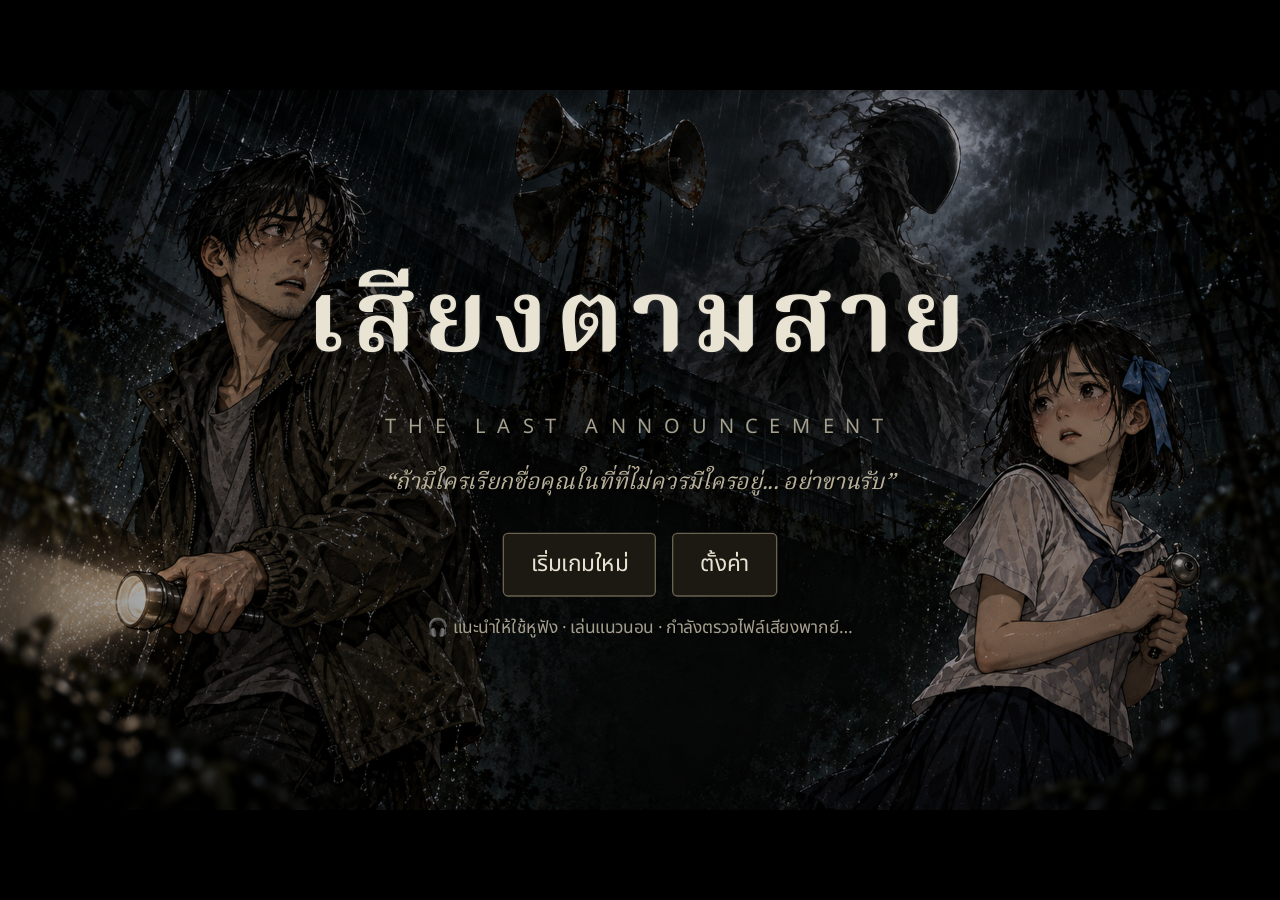
<file: index.html>
<!doctype html>
<html lang="th">
<head>
<meta charset="utf-8">
<meta name="viewport" content="width=device-width,initial-scale=1,maximum-scale=1,user-scalable=no,viewport-fit=cover">
<meta name="theme-color" content="#000000">
<meta name="mobile-web-app-capable" content="yes">
<meta name="apple-mobile-web-app-capable" content="yes">
<meta name="apple-mobile-web-app-status-bar-style" content="black-translucent">
<link rel="manifest" href="manifest.webmanifest">
<title>เสียงตามสาย — The Last Announcement</title>
<link rel="preconnect" href="https://fonts.googleapis.com">
<link rel="preconnect" href="https://fonts.gstatic.com" crossorigin>
<link href="https://fonts.googleapis.com/css2?family=Noto+Sans+Thai:wght@400;600;700&family=Noto+Serif+Thai:wght@400;700&display=swap" rel="stylesheet">
<link rel="stylesheet" href="css/style.css">
</head>
<body>
<div id="stage">
  <canvas id="game" width="960" height="540"></canvas>
  <div id="ui">
    <div id="objective"></div>
    <div id="toast"></div>
    <div id="cue"></div>
    <div id="hint"></div>
    <div id="slats"></div>
    <div id="listenInd">● กำลังฟัง…</div>
    <div id="announce"></div>
    <div id="lbTop" class="lb"></div><div id="lbBot" class="lb"></div>
    <img id="portL" class="port" alt=""><img id="portR" class="port" alt="">
    <div id="subs"><span class="who"></span><span class="txt"></span></div>
    <div id="prompt"></div>
    <div id="modal"></div>
    <div id="title"></div>
    <div id="credits"></div>
    <div id="card"></div>
    <div id="menu"></div>
  </div>
</div>

<div id="controls">
  <div id="dpad"><button data-btn="left" aria-label="ซ้าย">◀</button><button data-btn="right" aria-label="ขวา">▶</button></div>
  <div id="acts">
    <button data-btn="use" id="useBtn" class="big">ใช้</button>
    <button data-btn="run" class="b-run">วิ่ง</button>
    <button data-btn="flash" class="b-flash">ไฟฉาย</button>
    <button data-btn="crouch" id="crouchBtn" class="b-crouch">ย่อ</button>
    <button data-btn="listen" class="b-listen">ฟัง</button>
  </div>
  <div id="topbtns"><button data-btn="journal">สมุด</button><button data-btn="pause" aria-label="หยุด">❚❚</button></div>
</div>

<div id="rotate"><div><b>⟳</b><p>กรุณาหมุนโทรศัพท์เป็นแนวนอน</p></div></div>

<script type="module" src="js/main.js"></script>
</body>
</html>
</file>
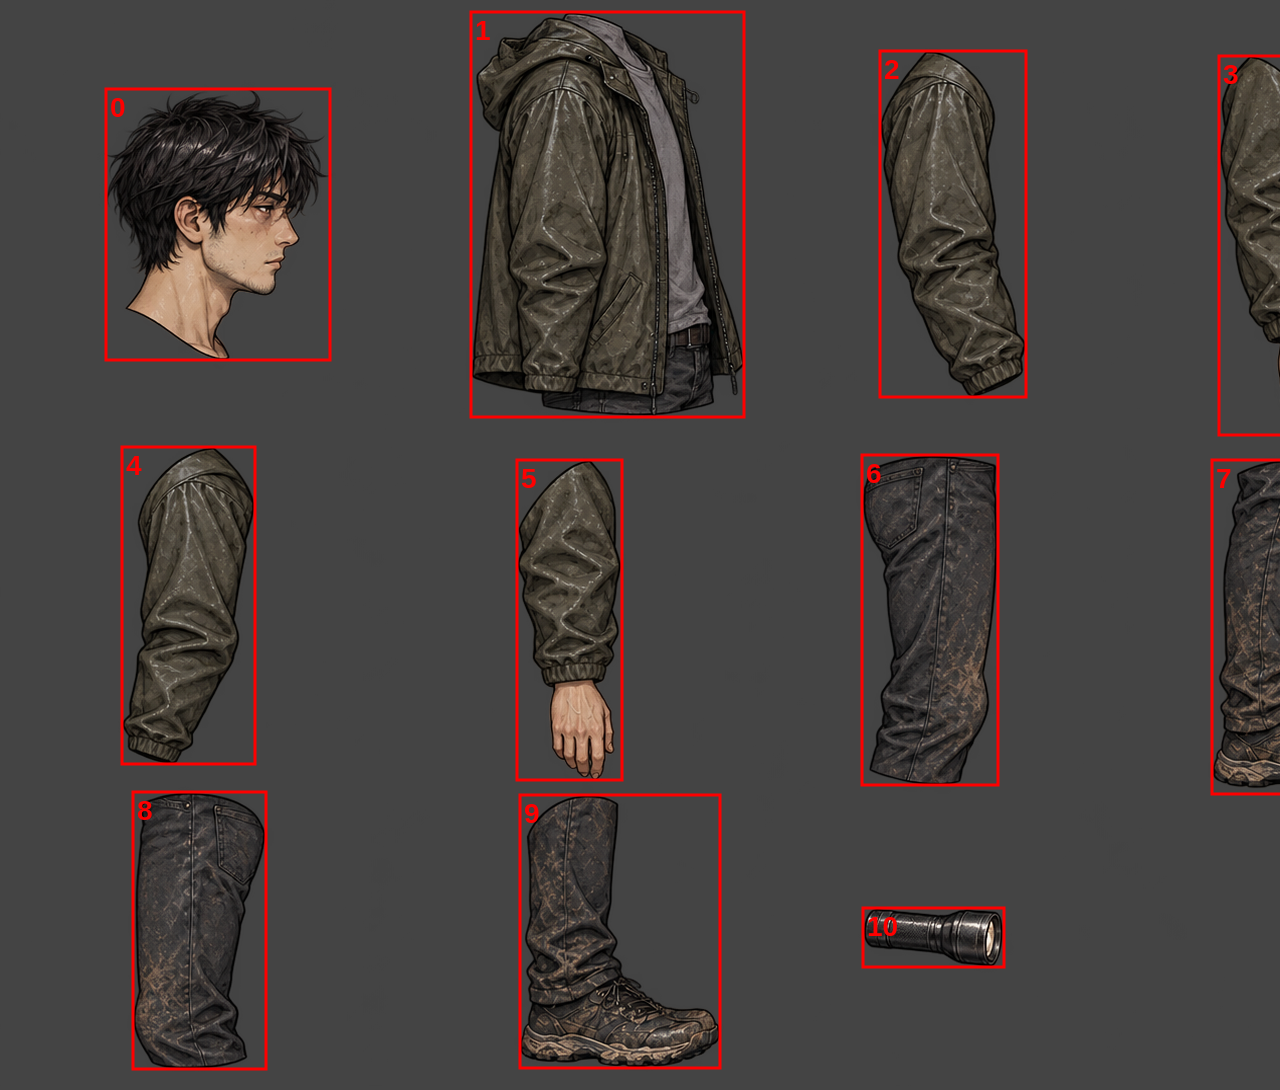
<file: tools/parts.html>
<!doctype html><meta charset="utf-8"><title>parts</title><body style="background:#444;margin:0">
<script type="module">
// Finds the separate pieces on a transparent parts sheet (connected alpha regions) and reports their boxes.
const src = new URLSearchParams(location.search).get('src') || '../assets/sprites/pakin/parts.png';
const img = new Image(); img.src = src; await img.decode();
const c = document.createElement('canvas'); c.width = img.width; c.height = img.height; document.body.appendChild(c);
const x = c.getContext('2d'); x.drawImage(img, 0, 0);
const { data, width: W, height: H } = x.getImageData(0, 0, img.width, img.height);
const seen = new Uint8Array(W * H), boxes = [];
const solid = (i) => data[i * 4 + 3] > 40 && !(data[i * 4] > 245 && data[i * 4 + 1] > 245 && data[i * 4 + 2] > 245);
for (let s = 0; s < W * H; s++) {
  if (seen[s] || !solid(s)) continue;
  let x0 = W, y0 = H, x1 = 0, y1 = 0, n = 0; const st = [s]; seen[s] = 1;
  while (st.length) { const p = st.pop(), px = p % W, py = (p / W) | 0; n++; if (px < x0) x0 = px; if (px > x1) x1 = px; if (py < y0) y0 = py; if (py > y1) y1 = py;
    for (const q of [p - 1, p + 1, p - W, p + W]) if (q >= 0 && q < W * H && !seen[q] && solid(q) && Math.abs((q % W) - px) <= 1) { seen[q] = 1; st.push(q); } }
  if (n > 400) boxes.push({ x: x0, y: y0, w: x1 - x0 + 1, h: y1 - y0 + 1, n });
}
boxes.sort((a, b) => (Math.round(a.y / 300) - Math.round(b.y / 300)) || a.x - b.x);
x.strokeStyle = 'red'; x.lineWidth = 3; x.font = 'bold 28px sans-serif'; x.fillStyle = 'red';
boxes.forEach((b, i) => { x.strokeRect(b.x, b.y, b.w, b.h); x.fillText(i, b.x + 4, b.y + 28); });
window.BOXES = boxes;
// corner alpha tells whether the sheet is really transparent
window.CORNER = [...data.slice(0, 4)];
</script>
<script type="module">
// ?grid=i,j,k : draw the chosen parts enlarged with a 25px grid for picking joint positions
const q = new URLSearchParams(location.search).get('grid');
if (q) {
  while (!window.BOXES) await new Promise((r) => setTimeout(r, 50));
  const ids = q.split(',').map(Number), B = window.BOXES, img = new Image(); img.src = '../assets/sprites/pakin/parts.png'; await img.decode();
  document.body.innerHTML = ''; document.body.style.cssText = 'margin:0;background:#556;display:flex;gap:10px;align-items:flex-start';
  for (const i of ids) {
    const b = B[i], c = document.createElement('canvas'); c.width = b.w + 40; c.height = b.h + 30; const x = c.getContext('2d');
    x.drawImage(img, b.x, b.y, b.w, b.h, 30, 20, b.w, b.h);
    x.font = '10px sans-serif';
    for (let gx = 0; gx <= b.w; gx += 25) { x.strokeStyle = gx % 50 ? 'rgba(255,255,0,.25)' : 'rgba(255,255,0,.6)'; x.beginPath(); x.moveTo(30 + gx, 20); x.lineTo(30 + gx, 20 + b.h); x.stroke(); if (gx % 50 === 0) { x.fillStyle = '#ff0'; x.fillText(gx, 30 + gx, 12); } }
    for (let gy = 0; gy <= b.h; gy += 25) { x.strokeStyle = gy % 50 ? 'rgba(0,255,255,.25)' : 'rgba(0,255,255,.6)'; x.beginPath(); x.moveTo(30, 20 + gy); x.lineTo(30 + b.w, 20 + gy); x.stroke(); if (gy % 50 === 0) { x.fillStyle = '#0ff'; x.fillText(gy, 2, 24 + gy); } }
    x.fillStyle = '#fff'; x.font = 'bold 14px sans-serif'; x.fillText('#' + i, 34, 36);
    document.body.appendChild(c);
  }
}
</script>
</file>
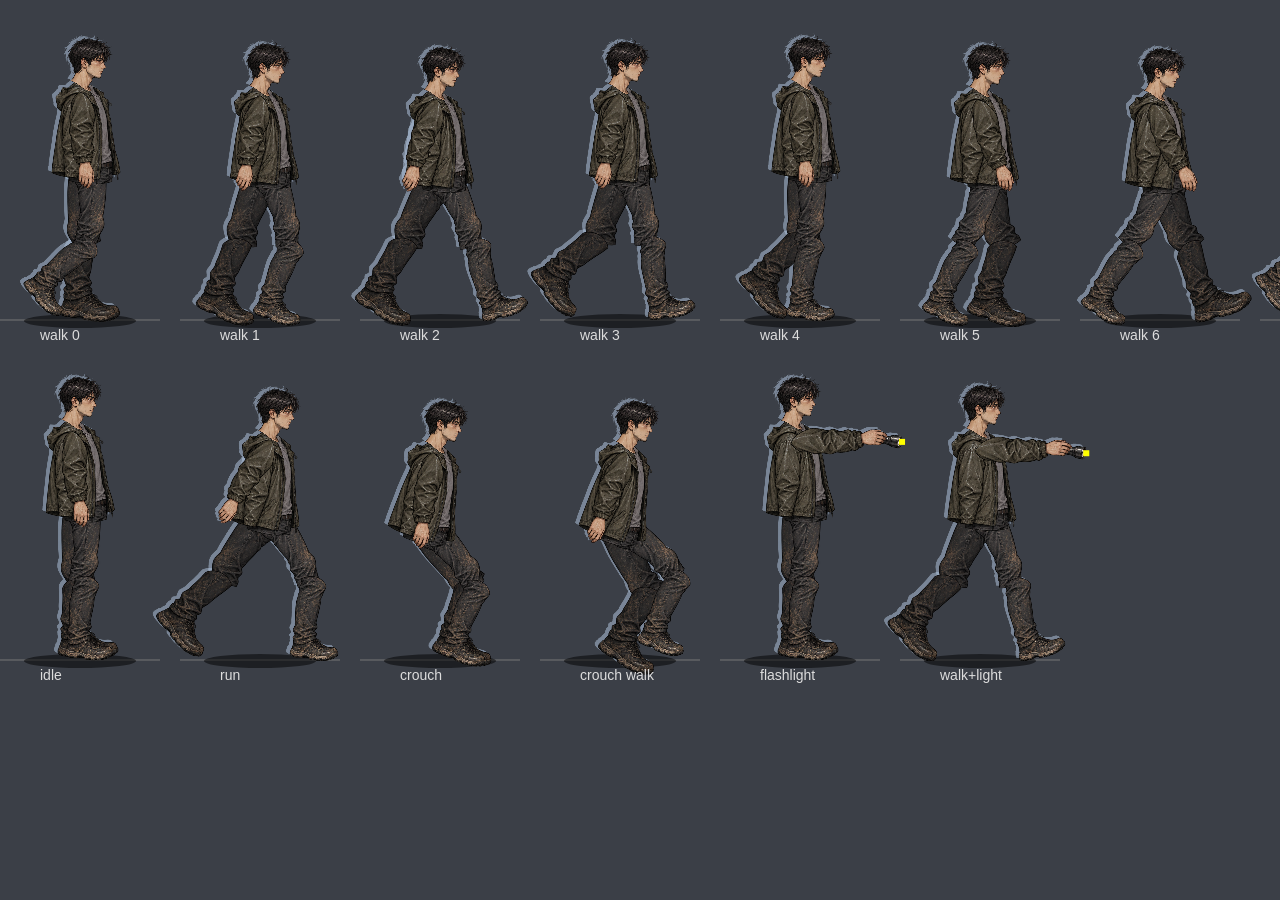
<file: tools/rig.html>
<!doctype html><meta charset="utf-8"><title>rig</title><body style="margin:0;background:#3b3f47"><canvas id="c" width="1500" height="700"></canvas>
<script type="module">
// Pose sheet for the Pakin rig: walk cycle (8 phases), run, crouch, crouch-walk, flashlight. ?anim=1 animates.
import { loadRig, rigReady, drawRig } from '../js/engine/rig.js';
loadRig();
const x = document.getElementById('c').getContext('2d');
const anim = new URLSearchParams(location.search).has('anim');
const poses = [
  ...Array.from({ length: 8 }, (_, i) => ({ label: 'walk ' + i, moving: true, phase: (i / 8) * Math.PI * 2 })),
  { label: 'idle' }, { label: 'run', moving: true, running: true, phase: 1.2 }, { label: 'crouch', crouch: true },
  { label: 'crouch walk', crouch: true, moving: true, phase: 1 }, { label: 'flashlight', lightOn: true, hold: 'light' },
  { label: 'walk+light', moving: true, phase: 2, lightOn: true, hold: 'light' },
];
function frame(t) {
  x.fillStyle = '#3b3f47'; x.fillRect(0, 0, 1500, 700);
  if (rigReady()) poses.forEach((p, i) => {
    const cx = 80 + (i % 8) * 180, cy = 320 + Math.floor(i / 8) * 340;
    x.strokeStyle = '#777'; x.beginPath(); x.moveTo(cx - 80, cy); x.lineTo(cx + 80, cy); x.stroke();
    x.save(); x.translate(cx, cy);
    const o = { ...p, t: t / 1000 }; if (anim && p.moving) o.phase = t / 1000 * (p.running ? 13 : 8);
    const L = drawRig(x, 280, o); x.restore();
    if (L && p.hold) { x.fillStyle = '#ff0'; x.fillRect(cx + L.hx - 3, cy + L.hy - 3, 6, 6); }
    x.fillStyle = '#ddd'; x.font = '14px sans-serif'; x.fillText(p.label, cx - 40, cy + 20);
  });
  requestAnimationFrame(frame);
}
requestAnimationFrame(frame);
</script>
</file>
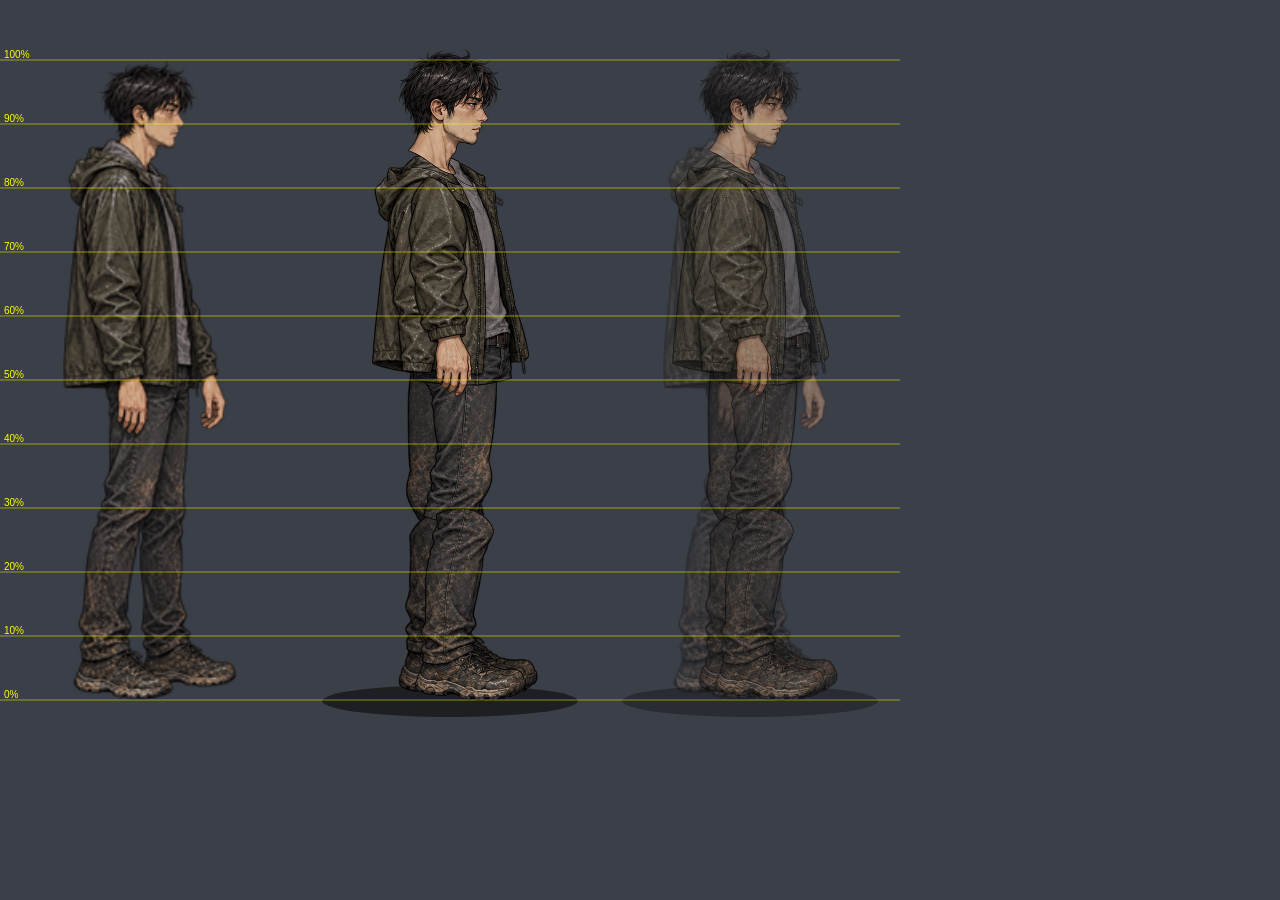
<file: tools/rigref.html>
<!doctype html><meta charset="utf-8"><title>rigref</title><body style="margin:0;background:#3b3f47"><canvas id="c" width="900" height="760"></canvas>
<script type="module">
// Compares the Pakin rig (idle) with the reference full-body sprite at the same height.
import { loadRig, rigReady, drawRig } from '../js/engine/rig.js';
loadRig();
const x = document.getElementById('c').getContext('2d'), H = 640, FY = 700;
const src = new Image(); src.src = '../assets/sprites/pakin/full.png'; await src.decode();
// trim the reference's transparent margins so feet and hair line up with the rig
const t = document.createElement('canvas'); t.width = src.width; t.height = src.height; const tx = t.getContext('2d'); tx.drawImage(src, 0, 0);
const d = tx.getImageData(0, 0, t.width, t.height).data; let y0 = t.height, y1 = 0, x0 = t.width, x1 = 0;
for (let y = 0; y < t.height; y++) for (let i = 0; i < t.width; i++) if (d[(y * t.width + i) * 4 + 3] > 20) { y0 = Math.min(y0, y); y1 = Math.max(y1, y); x0 = Math.min(x0, i); x1 = Math.max(x1, i); }
const ref = document.createElement('canvas'); ref.width = x1 - x0 + 1; ref.height = y1 - y0 + 1; ref.getContext('2d').drawImage(t, -x0, -y0);
function frame() {
  x.fillStyle = '#3b3f47'; x.fillRect(0, 0, 900, 760);
  const w = ref.width * H / ref.height;
  // left: reference, middle: rig, right: rig over a 50% reference
  x.drawImage(ref, 150 - w / 2, FY - H, w, H);
  if (rigReady()) {
    x.save(); x.translate(450, FY); drawRig(x, H, { rim: false }); x.restore();
    x.globalAlpha = 0.5; x.drawImage(ref, 750 - w / 2, FY - H, w, H); x.globalAlpha = 1;
    x.save(); x.translate(750, FY); x.globalAlpha = 0.6; drawRig(x, H, { rim: false }); x.restore(); x.globalAlpha = 1;
  }
  x.strokeStyle = 'rgba(255,255,0,.5)';
  for (let f = 0; f <= 1.0001; f += 0.1) { const y = FY - H * f; x.beginPath(); x.moveTo(0, y); x.lineTo(900, y); x.stroke(); x.fillStyle = '#ff0'; x.fillText((f * 100).toFixed(0) + '%', 4, y - 2); }
  requestAnimationFrame(frame);
}
frame();
</script>
</file>
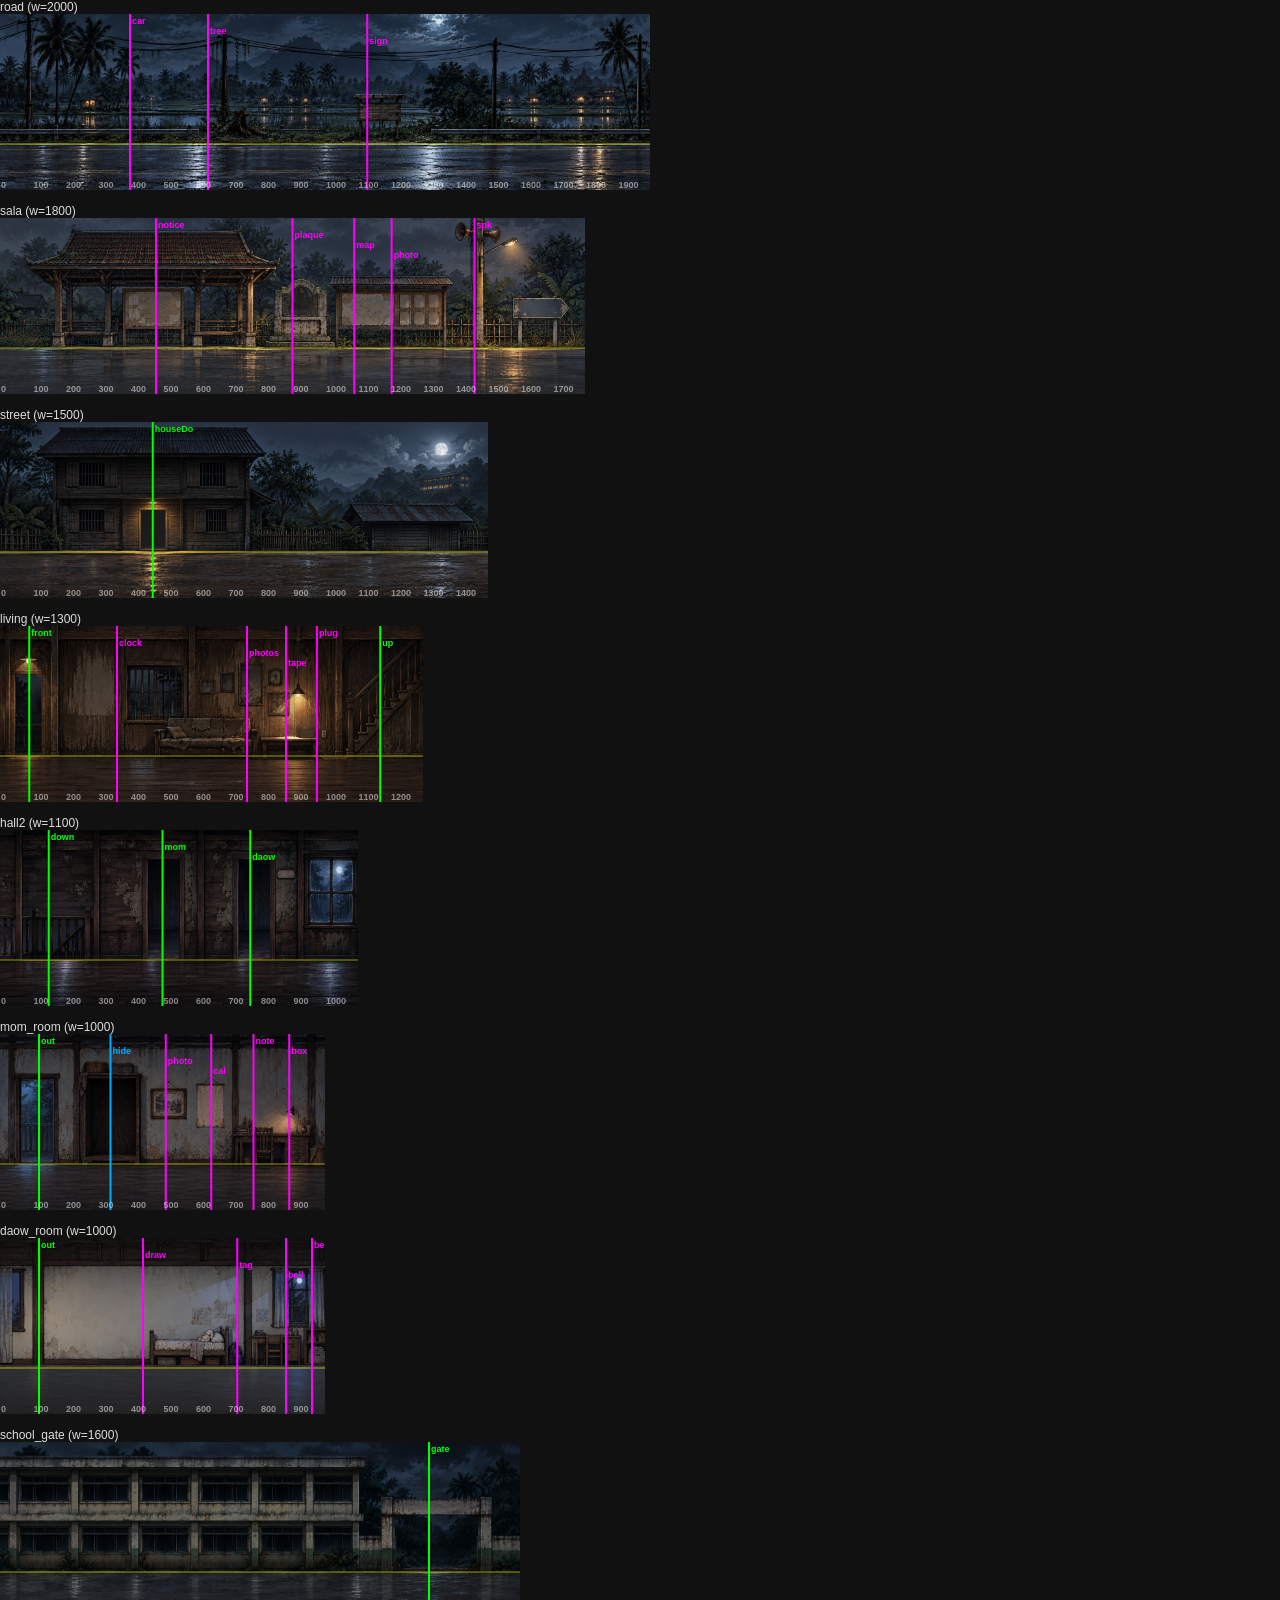
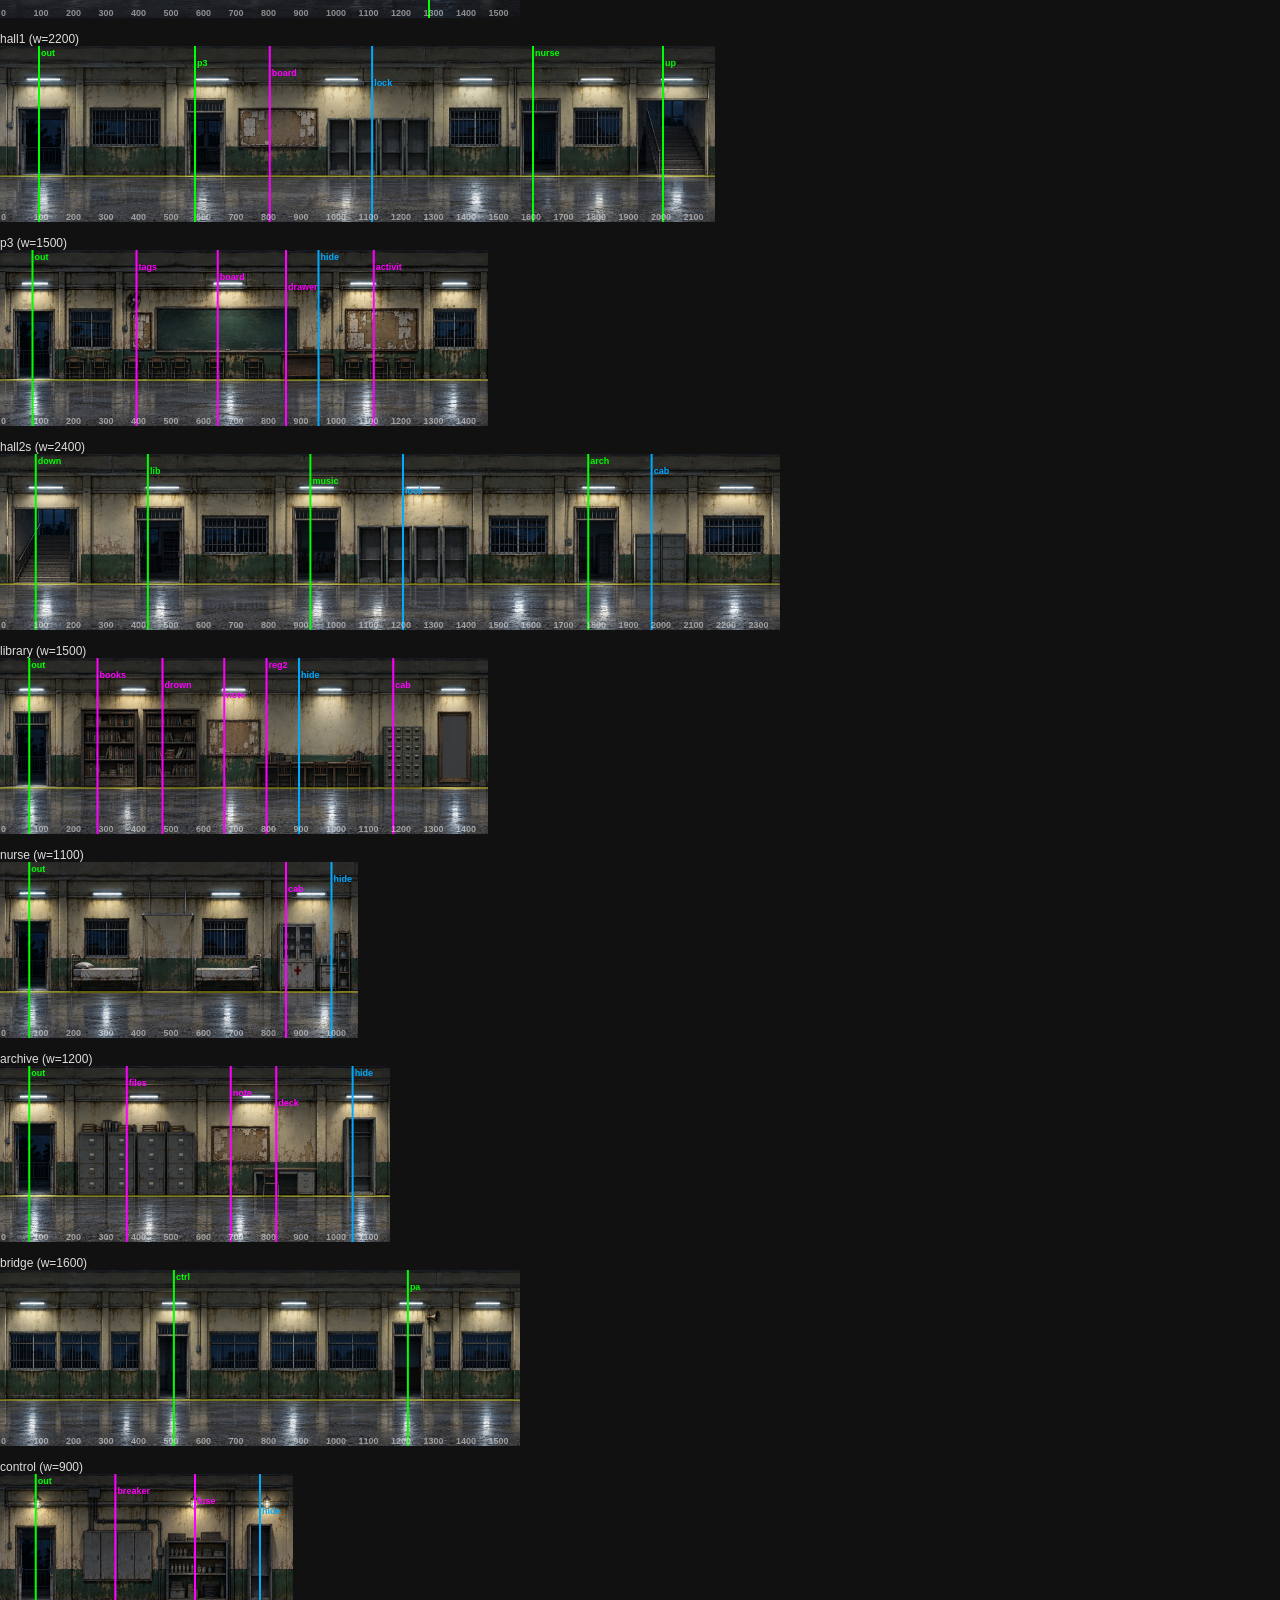
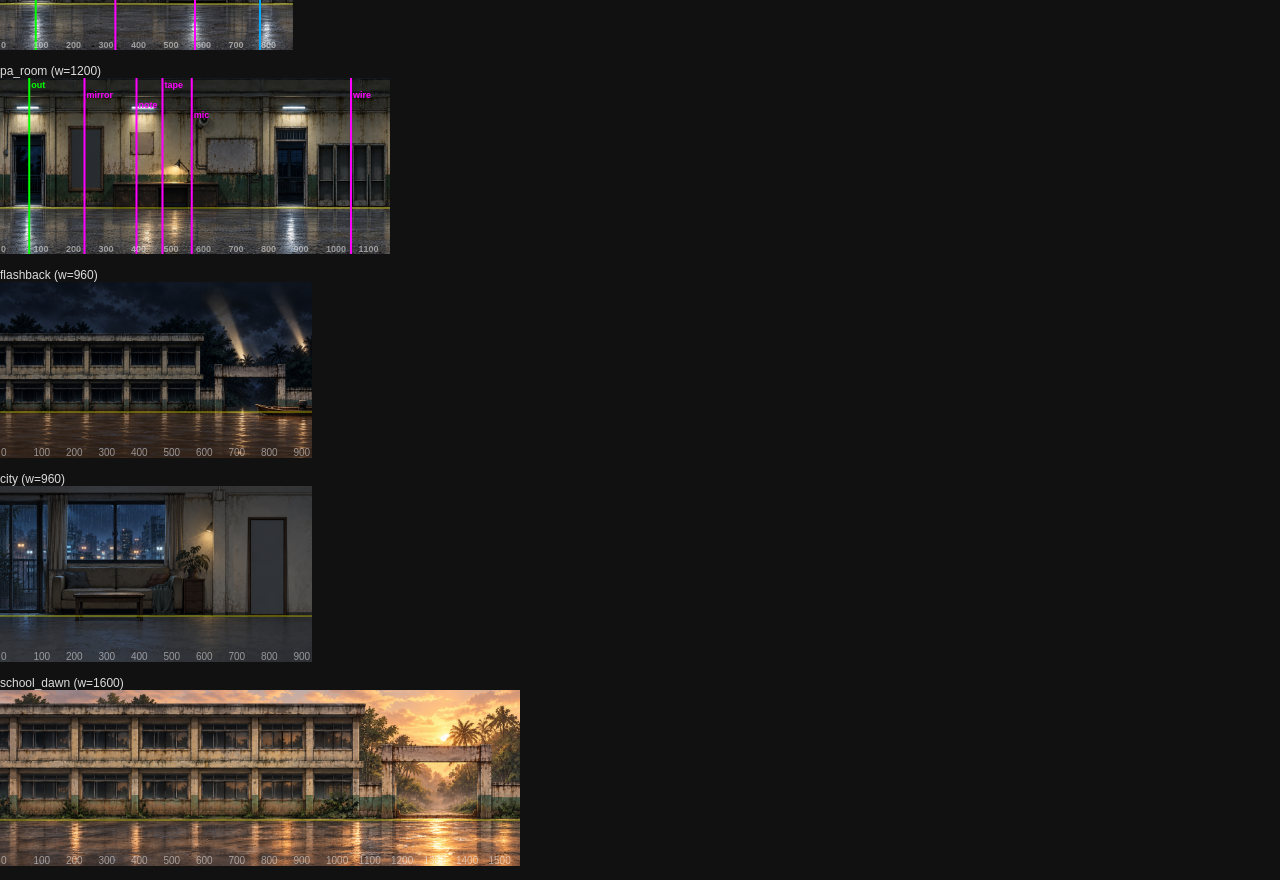
<file: tools/roomcheck.html>
<!doctype html><meta charset="utf-8"><title>roomcheck</title>
<body style="margin:0;background:#111;color:#ddd;font:12px sans-serif">
<script type="module">
globalThis.__noop = 1;
import { World } from '../js/game/world.js';
const q = new URLSearchParams(location.search);
const ids = (q.get('r') || Object.keys(World.rooms).join(',')).split(',');
const files = await fetch('../assets/bg/manifest.json').then(r => r.json());
const S = +(q.get('s') || 780 / 2400); // px per world unit
for (const id of ids) {
  const r = World.rooms[id]; const name = q.get('v') ? id + '_' + q.get('v') : id;
  const w = Math.round(r.w * S), h = Math.round(540 * S);
  const c = document.createElement('canvas'); c.width = w; c.height = h; c.style.display = 'block'; c.style.marginBottom = '14px';
  const x = c.getContext('2d'); x.fillStyle = '#300'; x.fillRect(0, 0, w, h);
  const lab = document.createElement('div'); lab.textContent = `${id} (w=${r.w})`; document.body.append(lab, c);
  for (let n = 1; n <= Math.ceil(r.w / 960); n++) {
    const f = `${name}_${n}.jpg`; if (!files.includes(f)) continue;
    const img = new Image(); await new Promise((res) => { img.onload = res; img.onerror = res; img.src = '../assets/bg/' + f; });
    x.drawImage(img, (n - 1) * 960 * S, 0, 960 * S, h);
  }
  x.strokeStyle = 'rgba(255,255,0,.6)'; x.beginPath(); x.moveTo(0, 400 * S); x.lineTo(w, 400 * S); x.stroke();
  for (const o of r.objs) {
    x.fillStyle = o.kind === 'door' ? '#0f0' : o.kind === 'hide' ? '#0af' : '#f0f';
    x.fillRect(o.x * S - 1, 0, 2, h);
    x.font = 'bold 9px sans-serif'; x.fillText((o.id || '').slice(0, 7), o.x * S + 2, 10 + (r.objs.indexOf(o) % 4) * 10);
  }
  for (let gx = 0; gx < r.w; gx += 100) { x.fillStyle = 'rgba(255,255,255,.5)'; x.fillText(gx, gx * S + 1, h - 2); }
}
</script>
</file>
<file: css/style.css>
:root {
  --ink: #e9e3d3; --dim: #a59f8e; --paper: #d8cfb4; --paperInk: #2a241a; --blood: #b3261e; --ribbon: #3d8bff;
  --font: "Noto Sans Thai", "Leelawadee UI", Tahoma, sans-serif; --serif: "Noto Serif Thai", "Noto Sans Thai", serif;
  --sub: 1;
}
* { box-sizing: border-box; -webkit-tap-highlight-color: transparent; }
html, body { margin: 0; height: 100%; background: #000; color: var(--ink); font-family: var(--font); overflow: hidden; touch-action: none; user-select: none; -webkit-user-select: none; }
button { font-family: inherit; cursor: pointer; }

#stage { position: fixed; left: 50%; top: 50%; width: 960px; height: 540px; transform-origin: 50% 50%; overflow: hidden; background: #000; }
#game { display: block; width: 960px; height: 540px; }
#ui { position: absolute; inset: 0; pointer-events: none; }
#ui > * { pointer-events: none; }

/* dialogue box — rough white paper with brush edges (Coma-style) */
#subs { position: absolute; left: 50%; bottom: 22px; transform: translate(-50%, 8px); width: 640px; min-height: 92px; padding: 14px 34px 18px; text-align: left; opacity: 0; transition: opacity .2s, transform .2s; z-index: 3;
  color: #1c1a16; background: #f0ede4;
  background-image: url("data:image/svg+xml,%3Csvg xmlns='http://www.w3.org/2000/svg' width='200' height='200'%3E%3Cfilter id='n'%3E%3CfeTurbulence type='fractalNoise' baseFrequency='.9' numOctaves='3'/%3E%3CfeColorMatrix values='0 0 0 0 0 0 0 0 0 0 0 0 0 0 0 0 0 0 .22 0'/%3E%3C/filter%3E%3Crect width='200' height='200' filter='url(%23n)'/%3E%3C/svg%3E"),
    linear-gradient(100deg, rgba(0,0,0,.06), transparent 30%, transparent 70%, rgba(0,0,0,.08));
  clip-path: polygon(0.6% 9%, 4% 2%, 18% 5%, 34% 0, 52% 4%, 71% 1%, 88% 5%, 99.4% 0, 98.6% 34%, 100% 63%, 98.8% 100%, 79% 96%, 61% 100%, 38% 95.5%, 19% 100%, 2% 96%, 0 66%, 1.2% 38%); }
#subs.on { opacity: 1; transform: translate(-50%, 0); }
#subs::after { content: '▼'; position: absolute; right: 26px; bottom: 12px; font-size: 13px; animation: blink 1s steps(2) infinite; }
@keyframes blink { 50% { opacity: 0; } }
#subs .who { display: block; font-weight: 700; font-size: calc(17px * var(--sub)); margin-bottom: 2px; color: #111; }
#subs .txt { display: block; font-size: calc(20px * var(--sub)); line-height: 1.5; }
#subs .txt.thought { font-style: italic; color: #4a453b; }

/* portraits */
.port { position: absolute; bottom: 0; height: 470px; width: auto; opacity: 0; pointer-events: none; z-index: 2; transition: opacity .3s, filter .3s, transform .3s; filter: drop-shadow(0 0 18px rgba(0,0,0,.8)); }
.port[src=""], .port:not([src]) { display: none; }
#portL { left: 30px; transform: translateX(-30px); }
#portR { right: 30px; transform: translateX(30px); }
.port.on { opacity: 1; transform: none; }
.port.dim { filter: brightness(.32) saturate(.5) drop-shadow(0 0 18px rgba(0,0,0,.8)); }
.port.memory { filter: sepia(.55) brightness(.85) contrast(.9) drop-shadow(0 0 18px rgba(0,0,0,.8)); opacity: .9; }
.port.warp { animation: portwarp 2.2s infinite; }
@keyframes portwarp { 0%,100% { transform: none; } 48% { transform: none; } 50% { transform: translateX(3px) skewX(-2deg); filter: hue-rotate(25deg) brightness(.9); } 53% { transform: none; } }

/* cutscene letterbox */
.lb { position: absolute; left: 0; right: 0; height: 0; background: #000; z-index: 1; transition: height .45s ease; }
#lbTop { top: 0; } #lbBot { bottom: 0; }
body.cine .lb { height: 46px; }
body.cine #objective, body.cine #cue { opacity: 0 !important; }
/* cutscenes: tap anywhere skips a line, so the controls step aside for the portraits */
body.cine #controls #dpad, body.cine #controls #acts { opacity: 0; pointer-events: none; transition: opacity .3s; }
body.cine #controls #dpad button, body.cine #controls #acts button { pointer-events: none; }
#subs .txt.warp { letter-spacing: .06em; animation: warp 2.6s infinite; }
@keyframes warp { 0%,100% { transform: none; } 47% { transform: skewX(0); } 50% { transform: skewX(-6deg) translateX(2px); filter: blur(.4px); } 53% { transform: none; } }

#cue { position: absolute; top: 64px; right: 24px; font-size: calc(15px * var(--sub)); background: rgba(0,0,0,.55); border-left: 3px solid var(--ink); padding: 6px 12px; opacity: 0; transition: opacity .3s; }
#cue b { font-size: 18px; margin-right: 4px; }
#cue.on { opacity: .95; }
#objective { position: absolute; left: 22px; top: 18px; font-size: 16px; max-width: 420px; opacity: 0; transform: translateY(-6px); transition: all .5s; text-shadow: 0 1px 3px #000; }
#objective small { display: block; font-size: 11px; color: var(--dim); letter-spacing: .25em; }
#objective.on { opacity: 1; transform: none; }
#toast { position: absolute; left: 50%; top: 22px; transform: translateX(-50%); background: rgba(20,18,14,.85); border: 1px solid #5a523f; padding: 6px 16px; font-size: 15px; opacity: 0; transition: opacity .3s; }
#toast.on { opacity: 1; }
#hint { position: absolute; left: 50%; top: 84px; transform: translateX(-50%); background: rgba(0,0,0,.6); padding: 8px 16px; font-size: 15px; border-radius: 6px; opacity: 0; transition: opacity .4s; max-width: 760px; text-align: center; }
#hint.on { opacity: 1; }
#prompt { position: absolute; left: 50%; bottom: 120px; transform: translateX(-50%); font-size: 15px; color: var(--dim); opacity: 0; transition: opacity .2s; text-shadow: 0 1px 3px #000; }
#prompt b { color: var(--ink); border: 1px solid #8a8370; border-radius: 3px; padding: 0 6px; margin-right: 4px; }
#prompt.on { opacity: 1; }
#listenInd { position: absolute; left: 22px; bottom: 22px; font-size: 14px; color: #d8c8a0; opacity: 0; transition: opacity .2s; }
#listenInd.on { opacity: 1; }
#slats { position: absolute; inset: 0; background: repeating-linear-gradient(0deg, #000 0 26px, rgba(0,0,0,.25) 26px 34px); opacity: 0; transition: opacity .3s; }
#slats.on { opacity: .92; }
#announce { position: absolute; left: 50%; top: 120px; transform: translateX(-50%); text-align: center; opacity: 0; transition: opacity .3s; }
#announce.on { opacity: 1; }
#announce small { display: block; font-size: 13px; color: var(--dim); letter-spacing: .2em; }
#announce b { font-family: var(--serif); font-size: 40px; text-shadow: 0 0 18px rgba(0,0,0,.9); }

/* choices */
.choice { position: absolute; left: 50%; bottom: 110px; transform: translateX(-50%); display: flex; flex-direction: column; gap: 8px; min-width: 460px; pointer-events: auto !important; animation: rise .35s; }
.choice.out { opacity: 0; transition: opacity .3s; }
.choice .ct { text-align: center; font-size: 14px; color: var(--dim); letter-spacing: .2em; }
.choice button { background: rgba(12,11,9,.9); color: var(--ink); border: 1px solid #6a6250; padding: 12px 18px; font-size: 19px; text-align: left; border-radius: 4px; }
.choice button span { display: inline-block; width: 26px; color: var(--dim); }
.choice button:hover, .choice button:active { background: #2a2419; border-color: #c8bc98; }
.choice .timer { height: 3px; background: #3a3428; }
.choice .timer i { display: block; height: 100%; width: 100%; background: #c8bc98; transition: width linear; }
@keyframes rise { from { opacity: 0; transform: translate(-50%, 12px); } }

/* modals */
#modal { position: absolute; inset: 0; display: none; align-items: center; justify-content: center; background: rgba(0,0,0,.72); pointer-events: auto !important; }
#modal.on { display: flex; }
#modal h3 { margin: 0 0 10px; font-family: var(--serif); }
#modal .btns { display: flex; gap: 10px; justify-content: center; margin-top: 14px; }
#modal .btns button, #menu .btns button, #card button { background: #1c1913; color: var(--ink); border: 1px solid #6a6250; padding: 10px 20px; font-size: 17px; border-radius: 4px; }
.paper { background: var(--paper); color: var(--paperInk); width: 560px; max-height: 470px; overflow: auto; padding: 26px 30px; box-shadow: 0 10px 40px #000; border-radius: 2px; background-image: radial-gradient(circle at 30% 20%, rgba(255,255,255,.25), transparent 60%), radial-gradient(circle at 80% 90%, rgba(90,60,20,.25), transparent 50%); }
.paper .body { font-size: 18px; line-height: 1.6; }
.paper .hand { font-family: var(--serif); font-style: italic; }
.paper .big { font-size: 26px; }
.paper .small { font-size: 14px; opacity: .75; }
.paper ol { columns: 2; font-size: 16px; }
.paper .close { display: block; margin: 14px auto 0; background: #2a241a; color: var(--paper); border: 0; padding: 8px 26px; font-size: 16px; border-radius: 3px; }

.lockp, .match, .breaker, .wiring, .journal { background: #15130f; border: 1px solid #4a4434; padding: 22px 26px; border-radius: 6px; box-shadow: 0 10px 40px #000; color: var(--ink); }
.lockp { text-align: center; }
.lockp .desc { color: var(--dim); }
.lockp .dials { display: flex; gap: 30px; justify-content: center; }
.lockp .grp label { display: block; font-size: 15px; color: #d8c8a0; margin-bottom: 6px; }
.lockp .row { display: flex; gap: 8px; }
.lockp .dial { display: flex; flex-direction: column; align-items: center; background: #2a251c; border: 1px solid #5a5240; border-radius: 6px; }
.lockp .dial b { font-size: 40px; width: 60px; text-align: center; font-family: monospace; }
.lockp .dial button { background: none; border: 0; color: var(--ink); font-size: 22px; padding: 6px 18px; }
.lockp .msg { min-height: 1.4em; color: #e0a090; }
.shake { animation: shake .35s; }
@keyframes shake { 25% { transform: translateX(-8px); } 75% { transform: translateX(8px); } }

.match { width: 820px; }
.match .desc { color: var(--dim); margin: 0 0 10px; }
.match .cols { display: grid; grid-template-columns: 1fr 1fr; gap: 16px; }
.match .tags, .match .names { display: flex; flex-direction: column; gap: 5px; }
.match button { background: #221e17; color: var(--ink); border: 1px solid #4f4836; padding: 6px 10px; font-size: 15px; text-align: left; border-radius: 3px; }
.match button i { color: var(--dim); font-style: normal; margin-right: 6px; }
.match button.sel { border-color: #e8d8a8; background: #3a3222; }
.match button.ok { border-color: #5a8a5a; background: #1b2a1b; color: #a8d8a8; }
.match button.bad { border-color: var(--blood); }

.breaker { width: 520px; }
.breaker .fuse { margin-bottom: 12px; }
.breaker .fuse .ins { background: #6a5a20; color: #fff; border: 0; padding: 8px 16px; font-size: 16px; border-radius: 3px; }
.breaker .nof { color: #e0a090; } .breaker .okf { color: #a8d8a8; }
.breaker .sws { display: flex; flex-direction: column; gap: 6px; }
.breaker .sws button { display: flex; align-items: center; gap: 12px; background: #221e17; color: var(--ink); border: 1px solid #4f4836; padding: 10px 14px; font-size: 16px; border-radius: 3px; }
.breaker .sws button i { font-style: normal; font-weight: 700; width: 20px; }
.breaker .sws button span { flex: 1; text-align: left; }
.breaker .sws button em { font-style: normal; color: #a05040; }
.breaker .sws button.on em { color: #7dff9a; }
.breaker .msg { min-height: 1.4em; color: #d8c8a0; }

.wiring { width: 640px; }
.wiring .diag { background: #0c0b09; color: #d8c8a0; padding: 10px; font-size: 15px; border: 1px solid #3a3428; margin: 0 0 12px; }
.wiring .nodes { display: grid; grid-template-columns: repeat(6, 1fr); gap: 6px; }
.wiring .nodes button { background: #221e17; color: var(--ink); border: 1px solid #4f4836; padding: 12px 4px; font-size: 15px; border-radius: 3px; }
.wiring .nodes button em { display: block; font-size: 11px; font-style: normal; color: #a05040; }
.wiring .nodes button.sel { border-color: #e8d8a8; background: #3a3222; }
.wiring .nodes button.lit { border-color: #c8a040; box-shadow: 0 0 10px rgba(255,200,90,.35); }
.wiring .nodes button.lit em { color: #ffcf6a; }
.wiring .links { grid-column: 1 / -1; display: flex; flex-wrap: wrap; gap: 8px; font-size: 14px; color: #d8c8a0; padding-top: 6px; }
.wiring .links .none { color: var(--dim); }
.wiring .msg { color: #d8c8a0; min-height: 1.4em; }

.journal { width: 860px; height: 470px; display: flex; flex-direction: column; padding: 0; overflow: hidden; background: #1a1712; }
.journal nav { display: flex; background: #0e0c09; border-bottom: 1px solid #3a3428; }
.journal nav button { flex: 1; background: none; border: 0; color: var(--dim); padding: 12px 6px; font-size: 15px; }
.journal nav button.act { color: var(--ink); background: #1a1712; border-bottom: 2px solid #c8bc98; }
.journal nav .close { flex: 0 0 52px; font-size: 18px; }
.journal section { display: none; padding: 16px 24px; overflow: auto; flex: 1; font-size: 16px; line-height: 1.55; }
.journal section.act { display: block; }
.journal h4 { margin: 4px 0; color: var(--dim); font-weight: 400; letter-spacing: .15em; font-size: 12px; }
.journal .obj { font-size: 18px; margin: 0 0 14px; }
.journal .none { color: var(--dim); list-style: none; }
.journal .vm { color: #c86a5a; font-style: italic; }
.journal ol.names { columns: 2; padding: 0; margin: 0; list-style: none; }
.journal ol.names li { display: flex; gap: 8px; padding: 3px 0; border-bottom: 1px solid #2a251c; break-inside: avoid; }
.journal ol.names li i { color: var(--dim); font-style: normal; width: 22px; }
.journal ol.names li span { color: #5a5444; }
.journal ol.names li em { margin-left: auto; color: #8ac88a; font-style: normal; }
.journal .mev { display: flex; flex-wrap: wrap; gap: 8px; margin-bottom: 10px; }
.journal .mev button { background: #3a3220; color: #f0e2b8; border: 1px solid #8a7a4a; padding: 8px 12px; font-size: 15px; border-radius: 3px; }
.journal .mmsg { width: 100%; margin: 0; color: #e0a090; font-size: 14px; }

/* title cards / endings / credits / menu */
#title { position: absolute; inset: 0; display: flex; flex-direction: column; align-items: center; justify-content: center; opacity: 0; transition: opacity 1.2s; background: #000; }
#title.on { opacity: 1; }
#title h1 { font-family: var(--serif); font-size: 46px; margin: 0; letter-spacing: .25em; }
#title p { font-family: var(--serif); font-size: 26px; color: #cfc6ae; }
#card { position: absolute; inset: 0; display: none; align-items: center; justify-content: center; background: rgba(0,0,0,.92); text-align: center; pointer-events: auto !important; }
#card.on { display: flex; }
#card h2 { font-size: 16px; letter-spacing: .3em; color: var(--dim); font-weight: 400; }
#card h1 { font-family: var(--serif); font-size: 44px; margin: 6px 0 14px; }
#card p { max-width: 560px; margin: 0 auto 22px; color: #cfc6ae; font-size: 17px; line-height: 1.6; }
#card .btns { display: flex; gap: 12px; justify-content: center; }
#card.art { align-items: flex-end; padding-bottom: 34px; background-size: cover; background-position: center; }
#card.art h1, #card.art p, #card.art h2 { text-shadow: 0 2px 8px #000; }
#credits { position: absolute; inset: 0; background: #000; display: none; overflow: hidden; }
#credits.on { display: block; }
#credits .roll { position: absolute; left: 0; right: 0; top: 100%; text-align: center; animation: roll 28s linear forwards; font-family: var(--serif); font-size: 21px; }
#credits .roll p { margin: 14px 0; }
@keyframes roll { to { transform: translateY(-260%); } }

#menu { position: absolute; inset: 0; display: none; align-items: center; justify-content: center; background: radial-gradient(ellipse at center, rgba(0,0,0,.2), rgba(0,0,0,.85)); pointer-events: auto !important; }
#menu.on { display: flex; }
#menu.title { background: radial-gradient(ellipse at 50% 45%, rgba(0,0,0,.55), rgba(0,0,0,.2) 55%, rgba(0,0,0,.75)), url(../assets/art/title.jpg) center / cover; }
.titlewrap { text-align: center; }
.titlewrap h1 { font-family: var(--serif); font-size: 76px; margin: 0; letter-spacing: .08em; text-shadow: 0 0 30px rgba(0,0,0,.9), 0 0 2px #fff3; animation: breathe 6s infinite; }
.titlewrap h2 { font-size: 15px; letter-spacing: .6em; color: var(--dim); font-weight: 400; margin: 4px 0 16px; }
.titlewrap .tag { font-family: var(--serif); font-style: italic; color: #bcb39c; font-size: 17px; }
.titlewrap .btns { display: flex; gap: 12px; justify-content: center; margin: 24px 0 10px; }
.titlewrap .btns.vertical { flex-direction: column; width: 340px; margin: 18px auto; }
.titlewrap .btns button { background: rgba(14,12,10,.85); color: var(--ink); border: 1px solid #6a6250; padding: 12px 24px; font-size: 18px; border-radius: 4px; }
.titlewrap .btns button:hover { border-color: #e8d8a8; }
.titlewrap .note { color: var(--dim); font-size: 13px; }
.titlewrap .ends { color: #c8bc98; font-size: 13px; }
.titlewrap.small { background: rgba(10,9,7,.94); border: 1px solid #3a3428; padding: 24px 36px; border-radius: 8px; min-width: 440px; }
.titlewrap .obj { color: #cfc6ae; }
.titlewrap .dev { margin-top: 10px; display: flex; gap: 4px; flex-wrap: wrap; justify-content: center; }
.titlewrap .dev button { font-size: 11px; background: #222; color: #9c9; border: 1px solid #464; padding: 3px 6px; }
.set { display: flex; flex-direction: column; gap: 12px; text-align: left; font-size: 16px; }
.set label { display: flex; align-items: center; gap: 12px; justify-content: space-between; }
.set select, .set input[type=range] { width: 200px; }
@keyframes breathe { 50% { opacity: .82; letter-spacing: .1em; } }

/* touch controls — shown on coarse pointers or after first touch */
#controls { display: none; position: fixed; inset: 0; pointer-events: none; z-index: 5; }
body.playing #controls { display: block; }
@media (pointer: fine) { body:not(.touch) #controls { display: none !important; } }
body.nohud #controls #acts, body.nohud #controls #dpad { opacity: .25; }
#controls button { pointer-events: auto; touch-action: none; position: absolute; border-radius: 50%; border: 1.5px solid rgba(230,220,200,.35); background: rgba(10,9,8,.42); color: rgba(240,232,215,.85); font-size: 15px; backdrop-filter: blur(2px); }
#controls button.on { background: rgba(230,220,200,.28); border-color: rgba(255,250,230,.8); }
#controls button.lit { border-color: #e8c86a; color: #ffe7a0; }
#dpad { position: absolute; left: max(16px, env(safe-area-inset-left)); bottom: 18px; width: 176px; height: 84px; pointer-events: auto; }
#dpad button { width: 80px; height: 80px; bottom: 0; font-size: 26px; border-radius: 18px; }
#dpad [data-btn=left] { left: 0; } #dpad [data-btn=right] { left: 92px; }
#acts { position: absolute; right: max(16px, env(safe-area-inset-right)); bottom: 16px; width: 210px; height: 190px; }
#acts .big { width: 88px; height: 88px; right: 0; bottom: 0; font-size: 15px; font-weight: 700; }
#acts .big.hot { border-color: #e8d8a8; box-shadow: 0 0 14px rgba(232,216,168,.35); }
#acts .b-run { width: 64px; height: 64px; right: 100px; bottom: 6px; }
#acts .b-flash { width: 60px; height: 60px; right: 96px; bottom: 82px; font-size: 13px; }
#acts .b-crouch { width: 56px; height: 56px; right: 22px; bottom: 102px; }
#acts .b-listen { width: 52px; height: 52px; right: 160px; bottom: 140px; font-size: 13px; }
#topbtns { position: absolute; right: max(14px, env(safe-area-inset-right)); top: 10px; }
#topbtns button { position: relative; display: inline-block; width: 52px; height: 40px; border-radius: 10px; margin-left: 6px; font-size: 13px; }

#rotate { display: none; position: fixed; inset: 0; z-index: 10; background: #000; color: var(--ink); align-items: center; justify-content: center; text-align: center; }
#rotate b { font-size: 60px; display: block; animation: spin 2.5s infinite; }
@keyframes spin { 50% { transform: rotate(90deg); } }
body.portrait #rotate { display: flex; }

/* full-screen layers always sit above dialogue portraits */
#title, #credits, #card, #menu, #modal { z-index: 6; }
</file>
